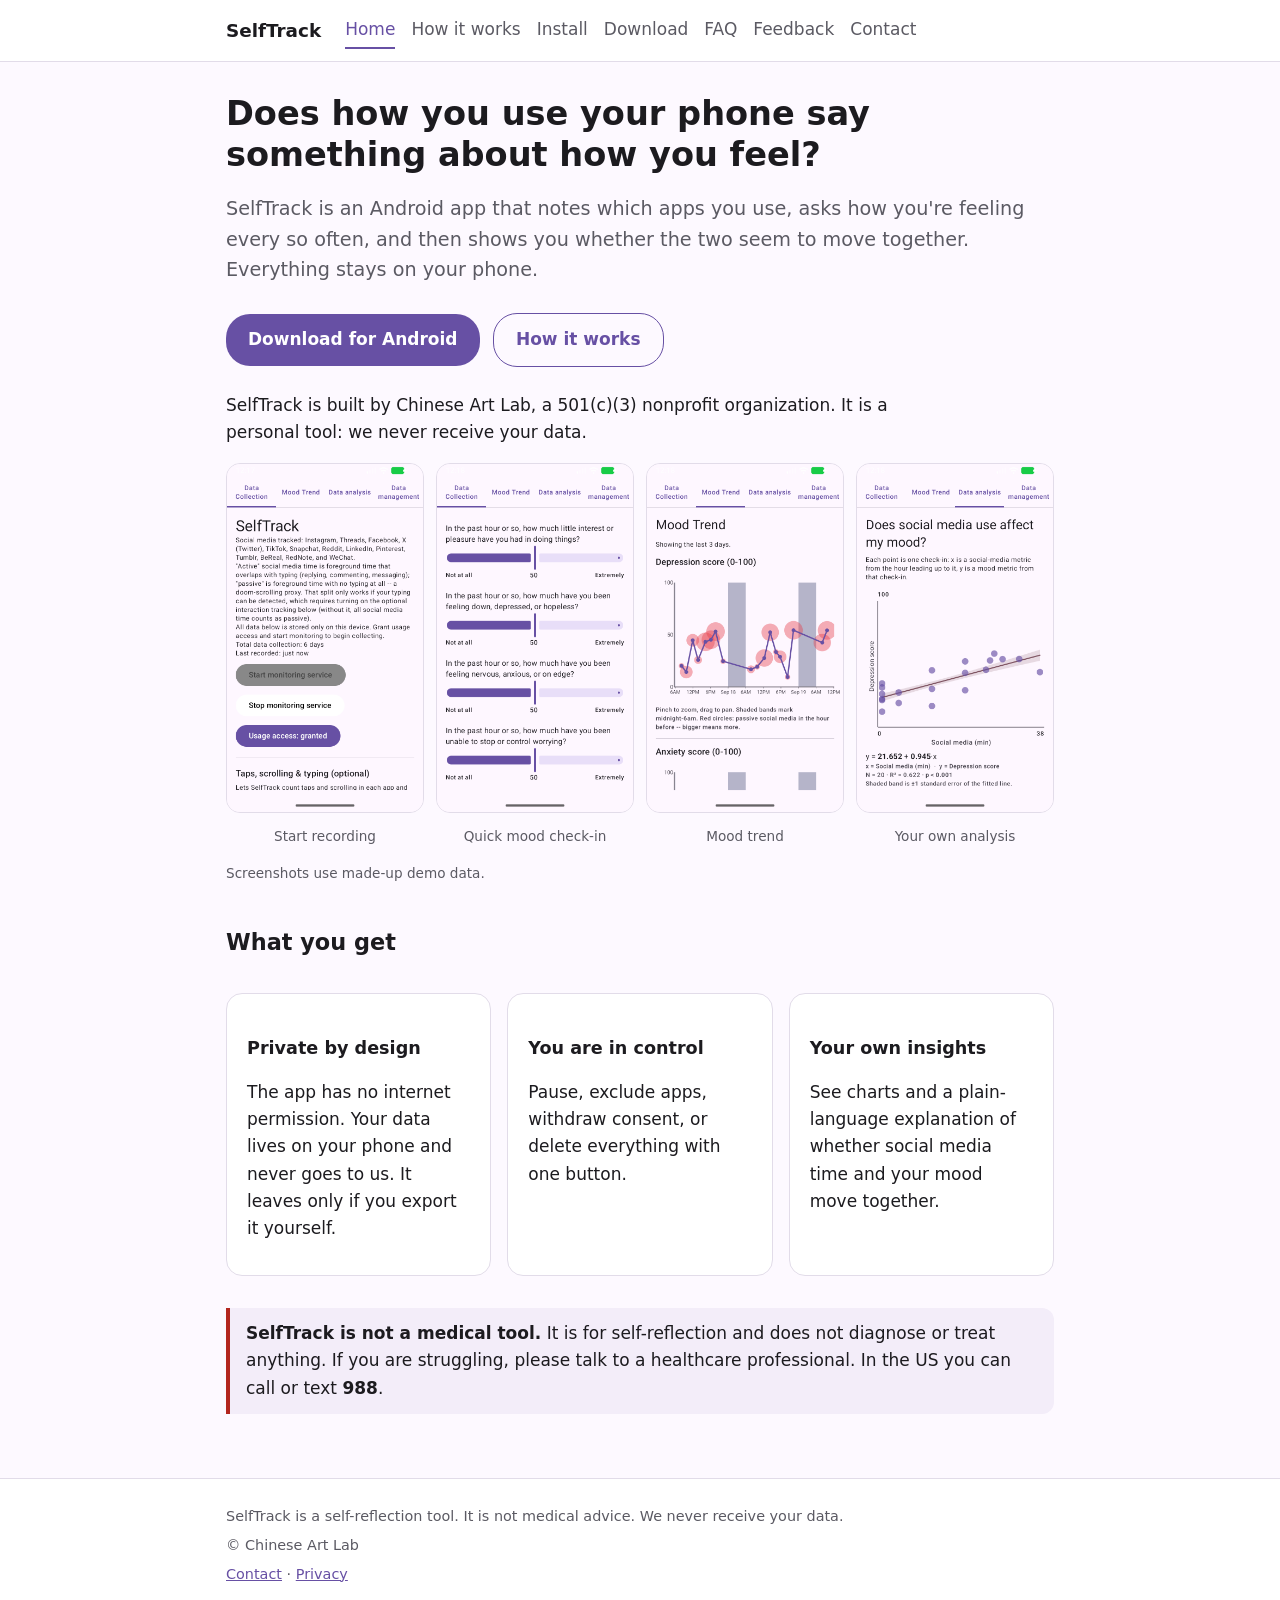
<file: index.html>
<!DOCTYPE html>
<html lang="en">
<head>
<meta charset="utf-8">
<meta name="viewport" content="width=device-width, initial-scale=1">
<title>SelfTrack: phone habits and mood</title>
<meta name="description" content="SelfTrack is an Android app that relates how you use your phone to a short mood check-in. Data stays on your phone.">
<link rel="stylesheet" href="style.css">
</head>
<body>
<header class="site"><div class="wrap">
  <a class="brand" href="index.html">SelfTrack</a>
  <nav aria-label="Main">
    <a href="index.html" aria-current="page">Home</a>
    <a href="how-it-works.html">How it works</a>
    <a href="install.html">Install</a>
    <a href="download.html">Download</a>
    <a href="faq.html">FAQ</a>
    <a href="feedback.html">Feedback</a>
    <a href="contact.html">Contact</a>
  </nav>
</div></header>

<main><div class="wrap">
  <h1>Does how you use your phone say something about how you feel?</h1>
  <p class="lead">SelfTrack is an Android app that notes which apps you use, asks how you're feeling every so often, and then shows you whether the two seem to move together. Everything stays on your phone.</p>
  <p>
    <a class="button" href="download.html">Download for Android</a>
    <a class="button secondary" href="how-it-works.html">How it works</a>
  </p>
  <p>SelfTrack is built by Chinese Art Lab, a 501(c)(3) nonprofit organization. It is a personal tool: we never receive your data.</p>

  <div class="shots" aria-label="App screenshots">
    <figure><img src="assets/data-collection.png" alt="Data Collection screen" loading="lazy"><figcaption>Start recording</figcaption></figure>
    <figure><img src="assets/check-in.png" alt="Mood check-in sliders" loading="lazy"><figcaption>Quick mood check-in</figcaption></figure>
    <figure><img src="assets/mood-trend.png" alt="Mood trend chart" loading="lazy"><figcaption>Mood trend</figcaption></figure>
    <figure><img src="assets/data-analysis.png" alt="Scatter plot of social media time against depression score" loading="lazy"><figcaption>Your own analysis</figcaption></figure>
  </div>
  <p style="font-size:0.85rem;color:var(--muted)">Screenshots use made-up demo data.</p>

  <h2>What you get</h2>
  <div class="grid">
    <div class="card"><h3>Private by design</h3><p>The app has no internet permission. Your data lives on your phone and never goes to us. It leaves only if you export it yourself.</p></div>
    <div class="card"><h3>You are in control</h3><p>Pause, exclude apps, withdraw consent, or delete everything with one button.</p></div>
    <div class="card"><h3>Your own insights</h3><p>See charts and a plain-language explanation of whether social media time and your mood move together.</p></div>
  </div>

  <div class="notice warn">
    <strong>SelfTrack is not a medical tool.</strong> It is for self-reflection and does not diagnose or treat anything.
    If you are struggling, please talk to a healthcare professional. In the US you can call or text <strong>988</strong>.
  </div>
</div></main>

<footer class="site"><div class="wrap">
  <p>SelfTrack is a self-reflection tool. It is not medical advice. We never receive your data.</p>
  <p>&copy; Chinese Art Lab</p>
  <p><a href="contact.html">Contact</a> · <a href="how-it-works.html">Privacy</a></p>
</div></footer>
<script data-goatcounter="https://selftrack.goatcounter.com/count" async src="//gc.zgo.at/count.js"></script>
</body>
</html>
</file>
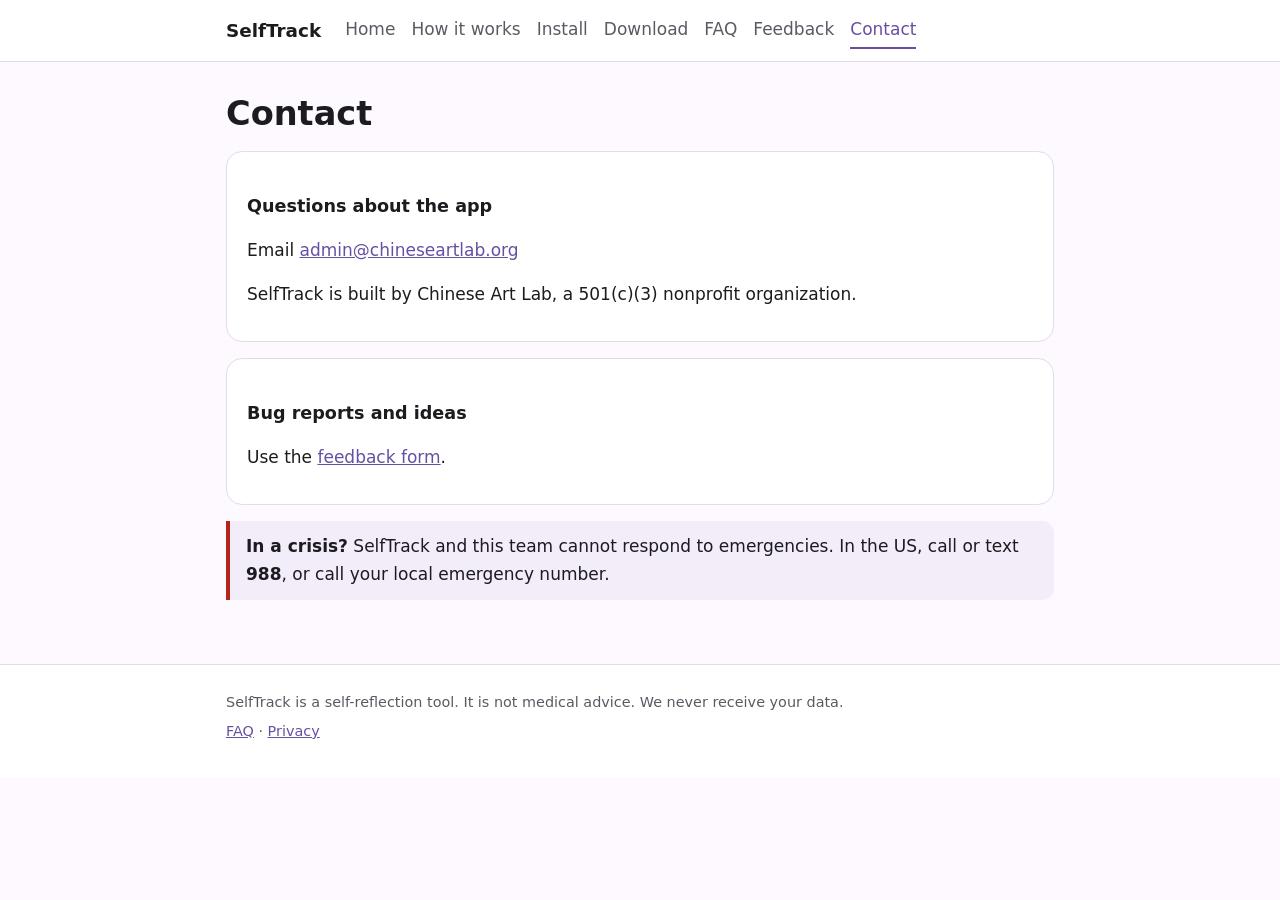
<file: contact.html>
<!DOCTYPE html>
<html lang="en">
<head>
<meta charset="utf-8">
<meta name="viewport" content="width=device-width, initial-scale=1">
<title>Contact SelfTrack</title>
<meta name="description" content="How to contact the SelfTrack team.">
<link rel="stylesheet" href="style.css">
</head>
<body>
<header class="site"><div class="wrap">
  <a class="brand" href="index.html">SelfTrack</a>
  <nav aria-label="Main">
    <a href="index.html">Home</a>
    <a href="how-it-works.html">How it works</a>
    <a href="install.html">Install</a>
    <a href="download.html">Download</a>
    <a href="faq.html">FAQ</a>
    <a href="feedback.html">Feedback</a>
    <a href="contact.html" aria-current="page">Contact</a>
  </nav>
</div></header>

<main><div class="wrap">
  <h1>Contact</h1>

  <div class="card">
    <h3>Questions about the app</h3>
    <p>Email <a href="mailto:admin@chineseartlab.org">admin@chineseartlab.org</a></p>
    <p>SelfTrack is built by Chinese Art Lab, a 501(c)(3) nonprofit organization.</p>
  </div>

  <div class="card">
    <h3>Bug reports and ideas</h3>
    <p>Use the <a href="feedback.html">feedback form</a>.</p>
  </div>

  <div class="notice warn">
    <strong>In a crisis?</strong> SelfTrack and this team cannot respond to emergencies. In the US, call or text <strong>988</strong>, or call your local emergency number.
  </div>
</div></main>

<footer class="site"><div class="wrap">
  <p>SelfTrack is a self-reflection tool. It is not medical advice. We never receive your data.</p>
  <p><a href="faq.html">FAQ</a> · <a href="how-it-works.html">Privacy</a></p>
</div></footer>
<script data-goatcounter="https://selftrack.goatcounter.com/count" async src="//gc.zgo.at/count.js"></script>
</body>
</html>
</file>
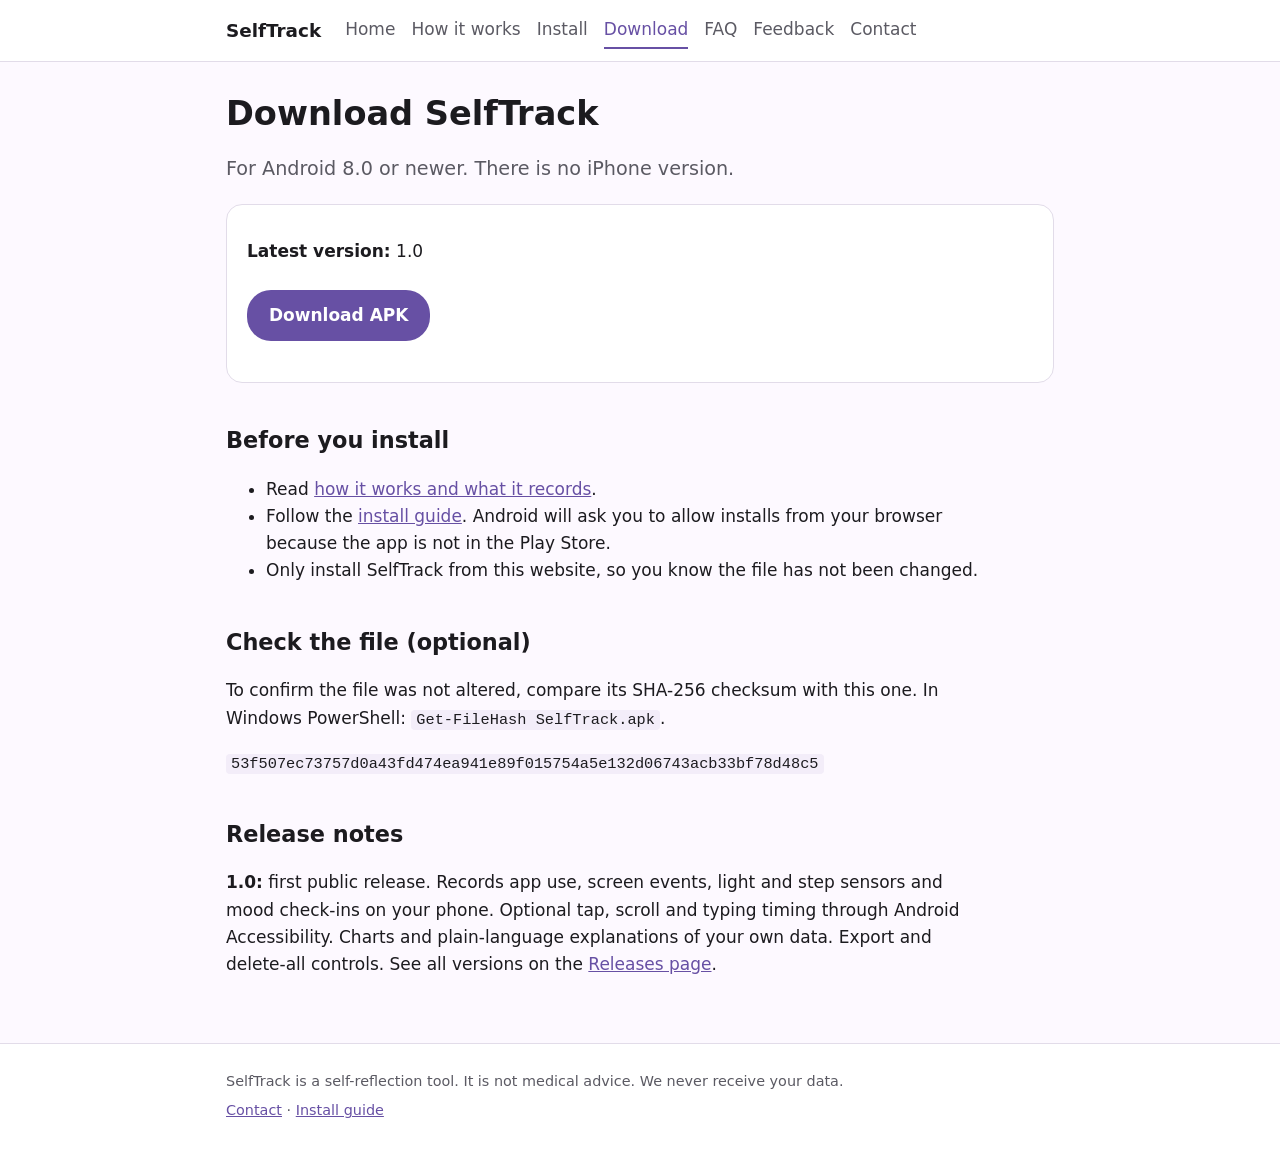
<file: download.html>
<!DOCTYPE html>
<html lang="en">
<head>
<meta charset="utf-8">
<meta name="viewport" content="width=device-width, initial-scale=1">
<title>Download SelfTrack</title>
<meta name="description" content="Download the SelfTrack Android app.">
<link rel="stylesheet" href="style.css">
</head>
<body>
<header class="site"><div class="wrap">
  <a class="brand" href="index.html">SelfTrack</a>
  <nav aria-label="Main">
    <a href="index.html">Home</a>
    <a href="how-it-works.html">How it works</a>
    <a href="install.html">Install</a>
    <a href="download.html" aria-current="page">Download</a>
    <a href="faq.html">FAQ</a>
    <a href="feedback.html">Feedback</a>
    <a href="contact.html">Contact</a>
  </nav>
</div></header>

<main><div class="wrap">
  <h1>Download SelfTrack</h1>
  <p class="lead">For Android 8.0 or newer. There is no iPhone version.</p>

  <div class="card">
    <p><strong>Latest version:</strong> 1.0</p>
    <p><a class="button" href="https://github.com/vwendy/selftrack_website/releases/latest/download/SelfTrack.apk" id="apk-link" rel="noopener" data-goatcounter-click="download-apk" data-goatcounter-title="Download APK">Download APK</a></p>
  </div>

  <h2>Before you install</h2>
  <ul>
    <li>Read <a href="how-it-works.html">how it works and what it records</a>.</li>
    <li>Follow the <a href="install.html">install guide</a>. Android will ask you to allow installs from your browser because the app is not in the Play Store.</li>
    <li>Only install SelfTrack from this website, so you know the file has not been changed.</li>
  </ul>

  <h2>Check the file (optional)</h2>
  <p>To confirm the file was not altered, compare its SHA-256 checksum with this one. In Windows PowerShell: <code>Get-FileHash SelfTrack.apk</code>.</p>
  <p><code id="sha">53f507ec73757d0a43fd474ea941e89f015754a5e132d06743acb33bf78d48c5</code></p>

  <h2>Release notes</h2>
  <p><strong>1.0:</strong> first public release. Records app use, screen events, light and step sensors and mood check-ins on your phone. Optional tap, scroll and typing timing through Android Accessibility. Charts and plain-language explanations of your own data. Export and delete-all controls. See all versions on the <a href="https://github.com/vwendy/selftrack_website/releases">Releases page</a>.</p>
</div></main>

<footer class="site"><div class="wrap">
  <p>SelfTrack is a self-reflection tool. It is not medical advice. We never receive your data.</p>
  <p><a href="contact.html">Contact</a> · <a href="install.html">Install guide</a></p>
</div></footer>
<script data-goatcounter="https://selftrack.goatcounter.com/count" async src="//gc.zgo.at/count.js"></script>
</body>
</html>
</file>
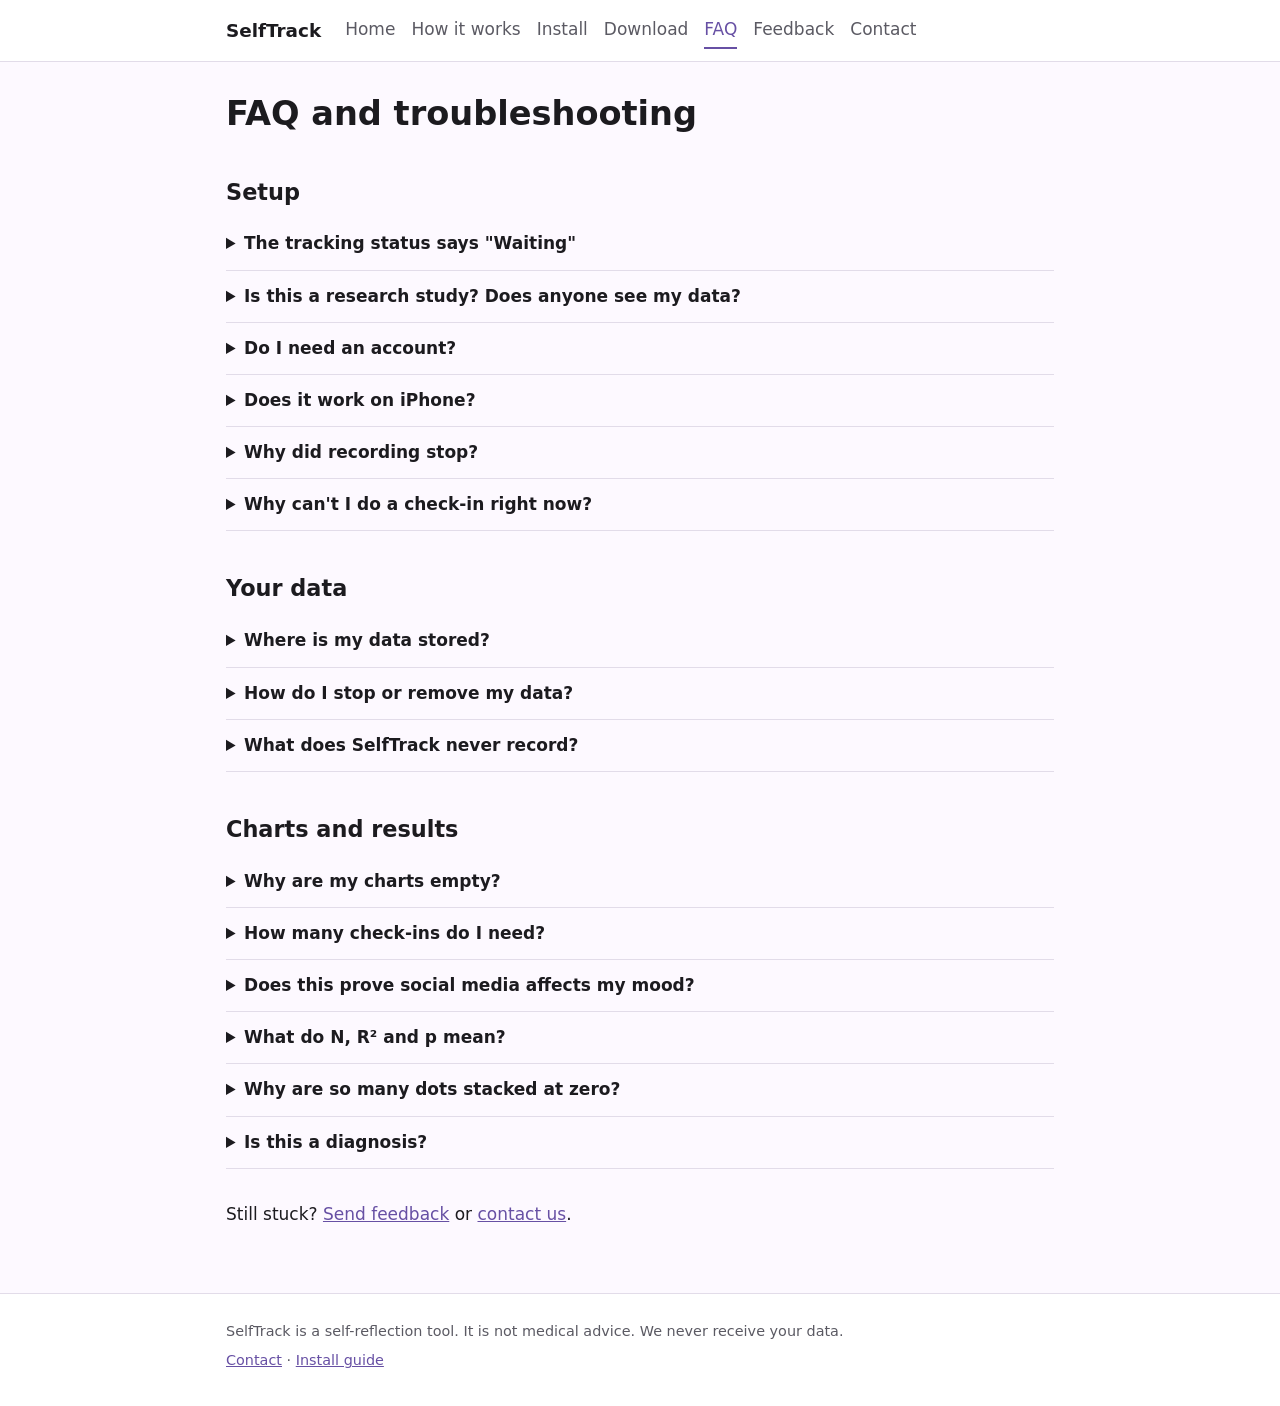
<file: faq.html>
<!DOCTYPE html>
<html lang="en">
<head>
<meta charset="utf-8">
<meta name="viewport" content="width=device-width, initial-scale=1">
<title>SelfTrack FAQ and troubleshooting</title>
<meta name="description" content="Answers to common questions about SelfTrack setup, data and charts.">
<link rel="stylesheet" href="style.css">
</head>
<body>
<header class="site"><div class="wrap">
  <a class="brand" href="index.html">SelfTrack</a>
  <nav aria-label="Main">
    <a href="index.html">Home</a>
    <a href="how-it-works.html">How it works</a>
    <a href="install.html">Install</a>
    <a href="download.html">Download</a>
    <a href="faq.html" aria-current="page">FAQ</a>
    <a href="feedback.html">Feedback</a>
    <a href="contact.html">Contact</a>
  </nav>
</div></header>

<main><div class="wrap">
  <h1>FAQ and troubleshooting</h1>

  <h2>Setup</h2>
  <details><summary>The tracking status says "Waiting"</summary>
    <p>You've agreed in the app, but Android's switch for "SelfTrack interaction tracking" isn't on yet. Switch on just that one in Settings &gt; Accessibility &gt; Installed apps. If it's greyed out, open SelfTrack's app info, tap the three-dot menu and choose "Allow restricted settings".</p></details>
  <details><summary>Is this a research study? Does anyone see my data?</summary>
    <p>No. SelfTrack is a personal self-tracking tool. It has no internet permission, so it cannot send your data anywhere, and we never receive, store or analyze it. Nothing is collected unless you choose to export a file and share it yourself.</p></details>
  <details><summary>Do I need an account?</summary>
    <p>No. SelfTrack has no accounts and no sign-in.</p></details>
  <details><summary>Does it work on iPhone?</summary>
    <p>No, Android only, version 8.0 or newer.</p></details>
  <details><summary>Why did recording stop?</summary>
    <p>Some phones stop background apps to save battery. Set SelfTrack to Unrestricted in your battery settings and avoid force-stopping the app. Then tap Start monitoring service on the Data Collection tab. The "Last recorded" line on that tab tells you when it last worked.</p></details>
  <details><summary>Why can't I do a check-in right now?</summary>
    <p>After each check-in the form locks for 30 minutes so your answers stay meaningful. The message above the sliders says when it unlocks.</p></details>

  <h2>Your data</h2>
  <details><summary>Where is my data stored?</summary>
    <p>Only on your phone. SelfTrack has no internet access. Data leaves your phone only if you export it and share the file yourself.</p></details>
  <details><summary>How do I stop or remove my data?</summary>
    <p>Tap Stop monitoring service, use Pause or Withdraw consent for the interaction tracking, and use Delete all data on the Data management tab. Files you already exported stay wherever you saved them, so delete those yourself. Uninstalling the app also removes its data.</p></details>
  <details><summary>What does SelfTrack never record?</summary>
    <p>The words you type, passwords, messages, notification contents, what is on your screen, or your location. See <a href="how-it-works.html">how it works</a>.</p></details>

  <h2>Charts and results</h2>
  <details><summary>Why are my charts empty?</summary>
    <p>They fill in after your first check-ins. Also check that Usage access says granted and that monitoring has been started.</p></details>
  <details><summary>How many check-ins do I need?</summary>
    <p>There's no magic number, but 20 to 30 is a rough minimum before a pattern means much, and it helps if your social media time varies from check-in to check-in.</p></details>
  <details><summary>Does this prove social media affects my mood?</summary>
    <p>No. It only shows whether the two tend to move together in your own check-ins. Low mood can change how you use your phone just as much as the other way around, and sleep, the day of the week and much more aren't included.</p></details>
  <details><summary>What do N, R² and p mean?</summary>
    <p>N is how many check-ins are in the plot. R² is the share of the ups and downs in your score that the line accounts for (0 means none, 1 means all of it). p asks how often a pattern this strong would show up by pure chance if there were no real link. Below 0.05 is the usual bar for "probably not chance".</p></details>
  <details><summary>Why are so many dots stacked at zero?</summary>
    <p>Each dot is one check-in, placed by how many minutes of social media you used in the hour before it. Check-ins with no social media in that hour all sit at zero.</p></details>
  <details><summary>Is this a diagnosis?</summary>
    <p>No. The questions are informal and adapted from the PHQ-2 and GAD-2 screeners, and the plots are for your own reflection. If you are struggling, please talk to a healthcare professional. In the US you can call or text 988.</p></details>

  <p style="margin-top:32px">Still stuck? <a href="feedback.html">Send feedback</a> or <a href="contact.html">contact us</a>.</p>
</div></main>

<footer class="site"><div class="wrap">
  <p>SelfTrack is a self-reflection tool. It is not medical advice. We never receive your data.</p>
  <p><a href="contact.html">Contact</a> · <a href="install.html">Install guide</a></p>
</div></footer>
<script data-goatcounter="https://selftrack.goatcounter.com/count" async src="//gc.zgo.at/count.js"></script>
</body>
</html>
</file>
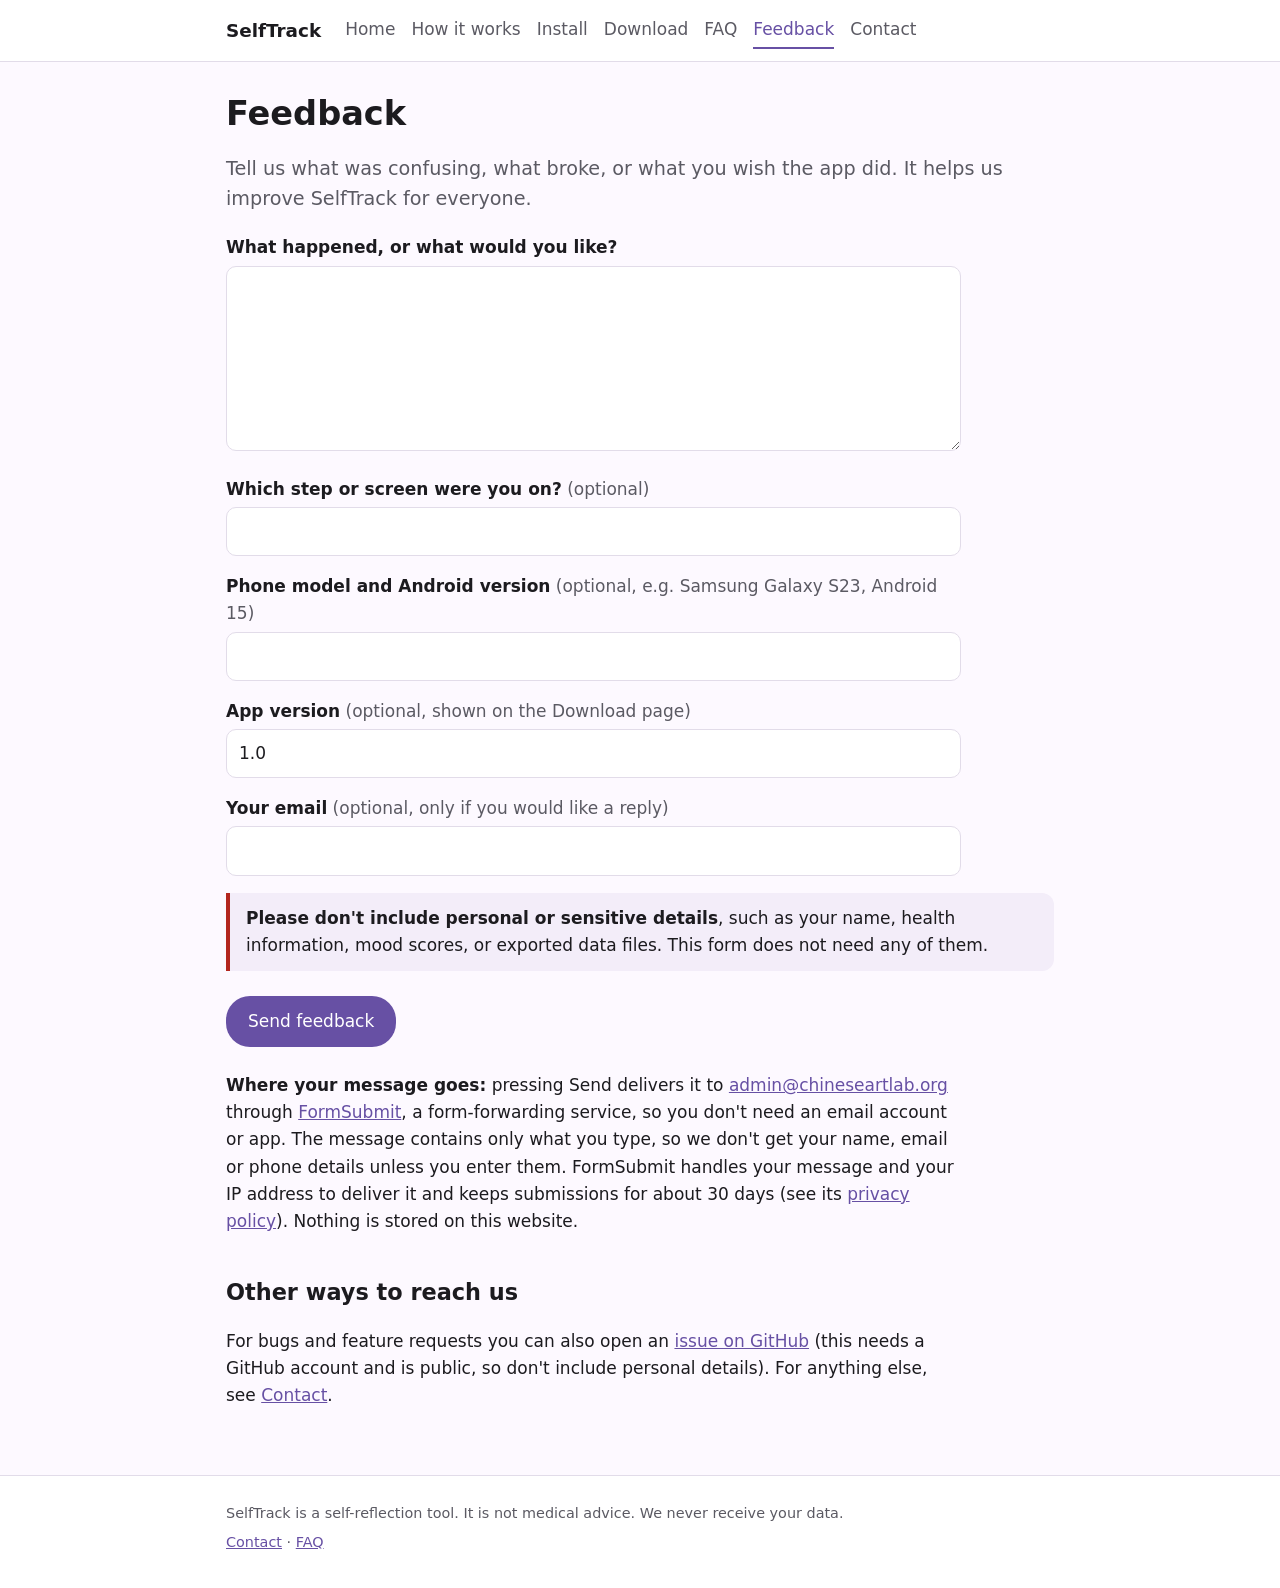
<file: feedback.html>
<!DOCTYPE html>
<html lang="en">
<head>
<meta charset="utf-8">
<meta name="viewport" content="width=device-width, initial-scale=1">
<title>SelfTrack feedback</title>
<meta name="description" content="Tell us what's confusing, broken or missing in SelfTrack.">
<link rel="stylesheet" href="style.css">
</head>
<body>
<header class="site"><div class="wrap">
  <a class="brand" href="index.html">SelfTrack</a>
  <nav aria-label="Main">
    <a href="index.html">Home</a>
    <a href="how-it-works.html">How it works</a>
    <a href="install.html">Install</a>
    <a href="download.html">Download</a>
    <a href="faq.html">FAQ</a>
    <a href="feedback.html" aria-current="page">Feedback</a>
    <a href="contact.html">Contact</a>
  </nav>
</div></header>

<main><div class="wrap">
  <h1>Feedback</h1>
  <p class="lead">Tell us what was confusing, what broke, or what you wish the app did. It helps us improve SelfTrack for everyone.</p>

  <form id="fb" novalidate>
    <p><label for="what"><strong>What happened, or what would you like?</strong></label><br>
    <textarea id="what" name="message" rows="6" required style="width:100%"></textarea></p>
    <p><label for="step"><strong>Which step or screen were you on?</strong> <span style="color:var(--muted)">(optional)</span></label><br>
    <input id="step" name="step" type="text" style="width:100%"></p>
    <p><label for="phone"><strong>Phone model and Android version</strong> <span style="color:var(--muted)">(optional, e.g. Samsung Galaxy S23, Android 15)</span></label><br>
    <input id="phone" name="phone" type="text" style="width:100%"></p>
    <p><label for="ver"><strong>App version</strong> <span style="color:var(--muted)">(optional, shown on the Download page)</span></label><br>
    <input id="ver" name="app_version" type="text" value="1.0" style="width:100%"></p>
    <p><label for="email"><strong>Your email</strong> <span style="color:var(--muted)">(optional, only if you would like a reply)</span></label><br>
    <input id="email" name="email" type="text" inputmode="email" autocomplete="email" style="width:100%"></p>
    <input type="text" name="_honey" tabindex="-1" autocomplete="off" aria-hidden="true" style="position:absolute;left:-9999px">
    <input type="hidden" name="_subject" value="SelfTrack feedback">
    <input type="hidden" name="_template" value="table">
    <input type="hidden" name="_captcha" value="false">

    <div class="notice warn">
      <strong>Please don't include personal or sensitive details</strong>, such as your name, health information, mood scores, or exported data files. This form does not need any of them.
    </div>

    <p><button class="button" id="fb-send" type="submit" style="border:0;cursor:pointer;font:inherit">Send feedback</button></p>
    <p id="fb-msg" role="status" aria-live="polite" style="color:var(--muted)"></p>
    <p id="fb-fallback" hidden><a class="button secondary" id="fb-mailto" href="#">Send it from my email app instead</a></p>
  </form>
  <noscript><p>This form needs JavaScript. You can instead email <a href="mailto:admin@chineseartlab.org">admin@chineseartlab.org</a> directly.</p></noscript>

  <p><strong>Where your message goes:</strong> pressing Send delivers it to <a href="mailto:admin@chineseartlab.org">admin@chineseartlab.org</a> through <a href="https://formsubmit.co/" rel="noopener">FormSubmit</a>, a form-forwarding service, so you don't need an email account or app. The message contains only what you type, so we don't get your name, email or phone details unless you enter them. FormSubmit handles your message and your IP address to deliver it and keeps submissions for about 30 days (see its <a href="https://formsubmit.co/privacy.pdf" rel="noopener">privacy policy</a>). Nothing is stored on this website.</p>

  <script>
  (function () {
    var ENDPOINT = "https://formsubmit.co/ajax/admin@chineseartlab.org";
    var f = document.getElementById("fb"), msg = document.getElementById("fb-msg"),
        btn = document.getElementById("fb-send"), fb = document.getElementById("fb-fallback"),
        mailto = document.getElementById("fb-mailto");

    function composed() {
      return "What happened / what I'd like:\n" + f.message.value.trim() +
        "\n\nStep or screen: " + (f.step.value.trim() || "-") +
        "\nPhone and Android version: " + (f.phone.value.trim() || "-") +
        "\nApp version: " + (f.app_version.value.trim() || "-") + "\n";
    }
    function showFallback(text) {
      msg.textContent = text;
      mailto.href = "mailto:admin@chineseartlab.org?subject=" + encodeURIComponent("SelfTrack feedback") + "&body=" + encodeURIComponent(composed());
      fb.hidden = false;
      btn.disabled = false;
    }

    f.addEventListener("submit", function (e) {
      e.preventDefault();
      fb.hidden = true;
      if (!f.message.value.trim()) { msg.textContent = "Please tell us what happened or what you would like."; f.message.focus(); return; }
      if (f._honey.value) { return; }
      btn.disabled = true; msg.textContent = "Sending...";
      fetch(ENDPOINT, { method: "POST", headers: { "Accept": "application/json" }, body: new FormData(f) })
        .then(function (r) { return r.json(); })
        .then(function (d) {
          if (String(d.success) === "true") {
            f.reset(); f.app_version.value = "1.0"; btn.disabled = false;
            msg.textContent = "Thank you! Your feedback was sent.";
          } else {
            showFallback("Sorry, we couldn't send that automatically. You can send it from your email app instead. Your text is kept below.");
          }
        })
        .catch(function () {
          showFallback("Sorry, we couldn't send that (are you offline?). You can send it from your email app instead. Your text is kept below.");
        });
    });
  })();
  </script>

  <h2>Other ways to reach us</h2>
  <p>For bugs and feature requests you can also open an <a href="https://github.com/vwendy/selftrack_website/issues">issue on GitHub</a> (this needs a GitHub account and is public, so don't include personal details). For anything else, see <a href="contact.html">Contact</a>.</p>
</div></main>

<footer class="site"><div class="wrap">
  <p>SelfTrack is a self-reflection tool. It is not medical advice. We never receive your data.</p>
  <p><a href="contact.html">Contact</a> · <a href="faq.html">FAQ</a></p>
</div></footer>
<script data-goatcounter="https://selftrack.goatcounter.com/count" async src="//gc.zgo.at/count.js"></script>
</body>
</html>
</file>
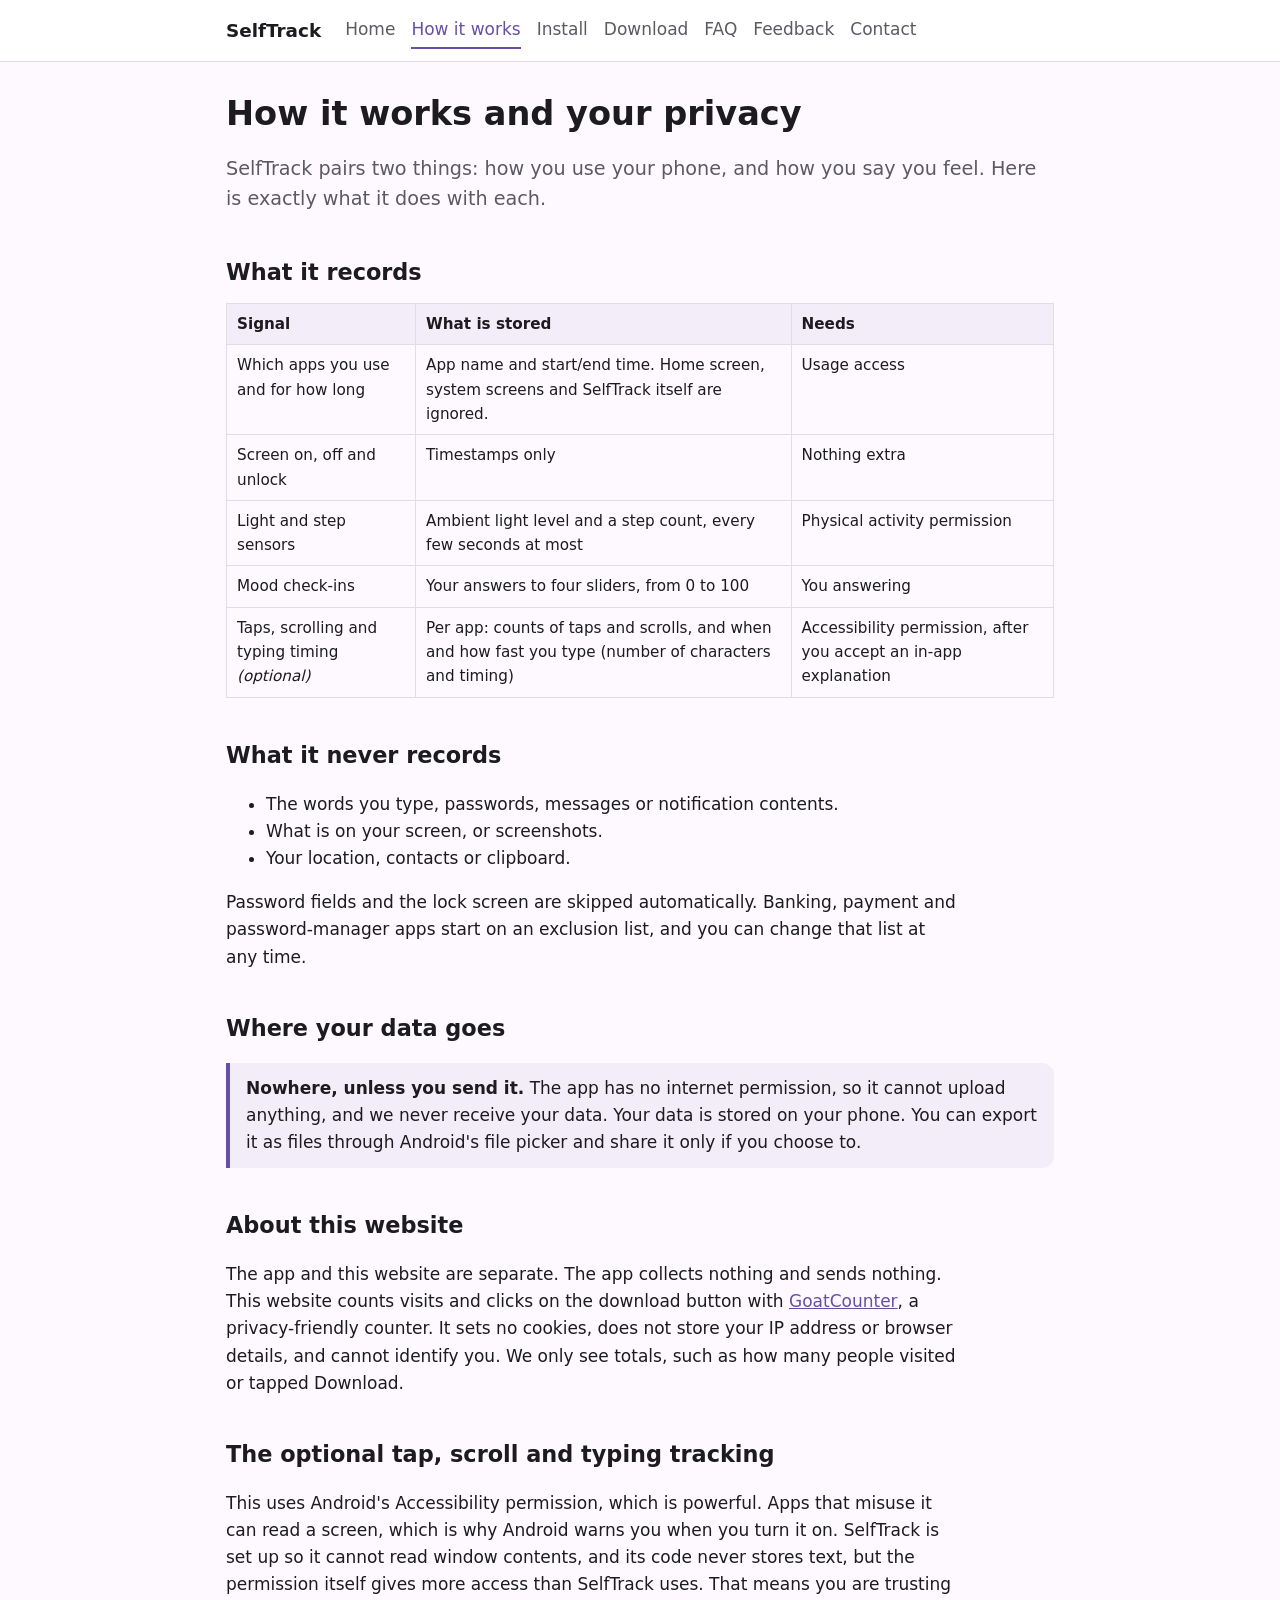
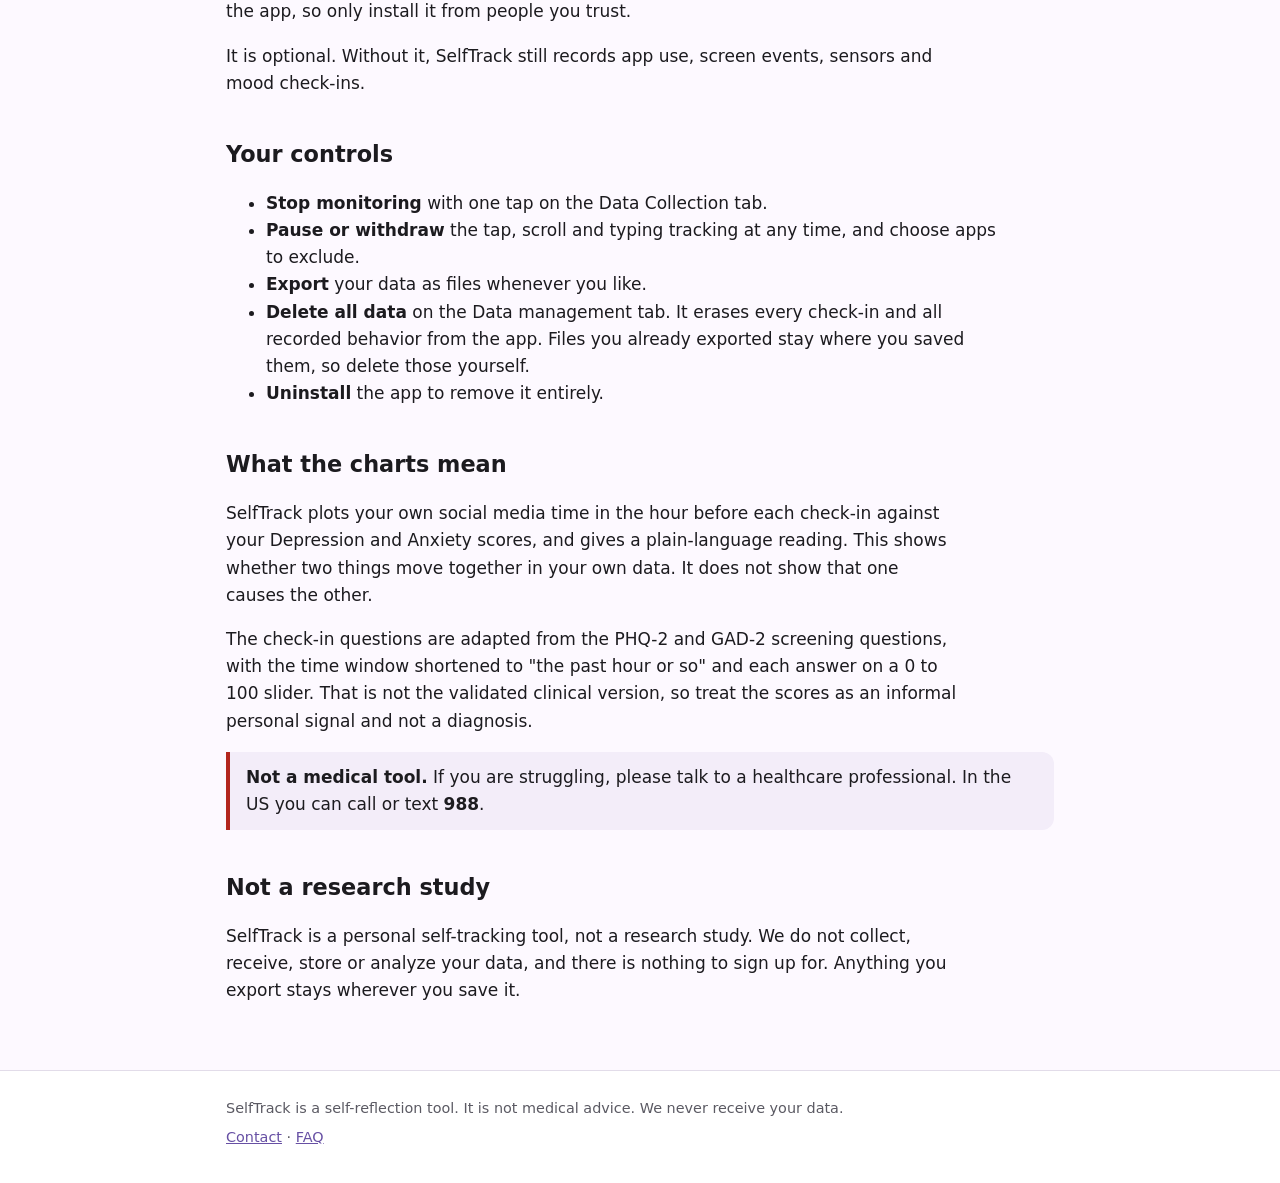
<file: how-it-works.html>
<!DOCTYPE html>
<html lang="en">
<head>
<meta charset="utf-8">
<meta name="viewport" content="width=device-width, initial-scale=1">
<title>How SelfTrack works and your privacy</title>
<meta name="description" content="What SelfTrack records, what it never records, and how you stay in control.">
<link rel="stylesheet" href="style.css">
</head>
<body>
<header class="site"><div class="wrap">
  <a class="brand" href="index.html">SelfTrack</a>
  <nav aria-label="Main">
    <a href="index.html">Home</a>
    <a href="how-it-works.html" aria-current="page">How it works</a>
    <a href="install.html">Install</a>
    <a href="download.html">Download</a>
    <a href="faq.html">FAQ</a>
    <a href="feedback.html">Feedback</a>
    <a href="contact.html">Contact</a>
  </nav>
</div></header>

<main><div class="wrap">
  <h1>How it works and your privacy</h1>
  <p class="lead">SelfTrack pairs two things: how you use your phone, and how you say you feel. Here is exactly what it does with each.</p>

  <h2>What it records</h2>
  <table class="stack">
    <tr><th>Signal</th><th>What is stored</th><th>Needs</th></tr>
    <tr><td>Which apps you use and for how long</td><td data-label="What is stored">App name and start/end time. Home screen, system screens and SelfTrack itself are ignored.</td><td data-label="Needs">Usage access</td></tr>
    <tr><td>Screen on, off and unlock</td><td data-label="What is stored">Timestamps only</td><td data-label="Needs">Nothing extra</td></tr>
    <tr><td>Light and step sensors</td><td data-label="What is stored">Ambient light level and a step count, every few seconds at most</td><td data-label="Needs">Physical activity permission</td></tr>
    <tr><td>Mood check-ins</td><td data-label="What is stored">Your answers to four sliders, from 0 to 100</td><td data-label="Needs">You answering</td></tr>
    <tr><td>Taps, scrolling and typing timing <em>(optional)</em></td><td data-label="What is stored">Per app: counts of taps and scrolls, and when and how fast you type (number of characters and timing)</td><td data-label="Needs">Accessibility permission, after you accept an in-app explanation</td></tr>
  </table>

  <h2>What it never records</h2>
  <ul>
    <li>The words you type, passwords, messages or notification contents.</li>
    <li>What is on your screen, or screenshots.</li>
    <li>Your location, contacts or clipboard.</li>
  </ul>
  <p>Password fields and the lock screen are skipped automatically. Banking, payment and password-manager apps start on an exclusion list, and you can change that list at any time.</p>

  <h2>Where your data goes</h2>
  <div class="notice">
    <strong>Nowhere, unless you send it.</strong> The app has no internet permission, so it cannot upload anything, and we never receive your data.
    Your data is stored on your phone. You can export it as files through Android's file picker and share it only if you choose to.
  </div>

  <h2>About this website</h2>
  <p>The app and this website are separate. The app collects nothing and sends nothing. This website counts visits and clicks on the download button with <a href="https://www.goatcounter.com/" rel="noopener">GoatCounter</a>, a privacy-friendly counter. It sets no cookies, does not store your IP address or browser details, and cannot identify you. We only see totals, such as how many people visited or tapped Download.</p>

  <h2>The optional tap, scroll and typing tracking</h2>
  <p>This uses Android's Accessibility permission, which is powerful. Apps that misuse it can read a screen, which is why Android warns you when you turn it on. SelfTrack is set up so it cannot read window contents, and its code never stores text, but the permission itself gives more access than SelfTrack uses. That means you are trusting the app, so only install it from people you trust.</p>
  <p>It is optional. Without it, SelfTrack still records app use, screen events, sensors and mood check-ins.</p>

  <h2>Your controls</h2>
  <ul>
    <li><strong>Stop monitoring</strong> with one tap on the Data Collection tab.</li>
    <li><strong>Pause or withdraw</strong> the tap, scroll and typing tracking at any time, and choose apps to exclude.</li>
    <li><strong>Export</strong> your data as files whenever you like.</li>
    <li><strong>Delete all data</strong> on the Data management tab. It erases every check-in and all recorded behavior from the app. Files you already exported stay where you saved them, so delete those yourself.</li>
    <li><strong>Uninstall</strong> the app to remove it entirely.</li>
  </ul>

  <h2>What the charts mean</h2>
  <p>SelfTrack plots your own social media time in the hour before each check-in against your Depression and Anxiety scores, and gives a plain-language reading. This shows whether two things move together in your own data. It does not show that one causes the other.</p>
  <p>The check-in questions are adapted from the PHQ-2 and GAD-2 screening questions, with the time window shortened to "the past hour or so" and each answer on a 0 to 100 slider. That is not the validated clinical version, so treat the scores as an informal personal signal and not a diagnosis.</p>

  <div class="notice warn">
    <strong>Not a medical tool.</strong> If you are struggling, please talk to a healthcare professional. In the US you can call or text <strong>988</strong>.
  </div>

  <h2>Not a research study</h2>
  <p>SelfTrack is a personal self-tracking tool, not a research study. We do not collect, receive, store or analyze your data, and there is nothing to sign up for. Anything you export stays wherever you save it.</p>
</div></main>

<footer class="site"><div class="wrap">
  <p>SelfTrack is a self-reflection tool. It is not medical advice. We never receive your data.</p>
  <p><a href="contact.html">Contact</a> · <a href="faq.html">FAQ</a></p>
</div></footer>
<script data-goatcounter="https://selftrack.goatcounter.com/count" async src="//gc.zgo.at/count.js"></script>
</body>
</html>
</file>
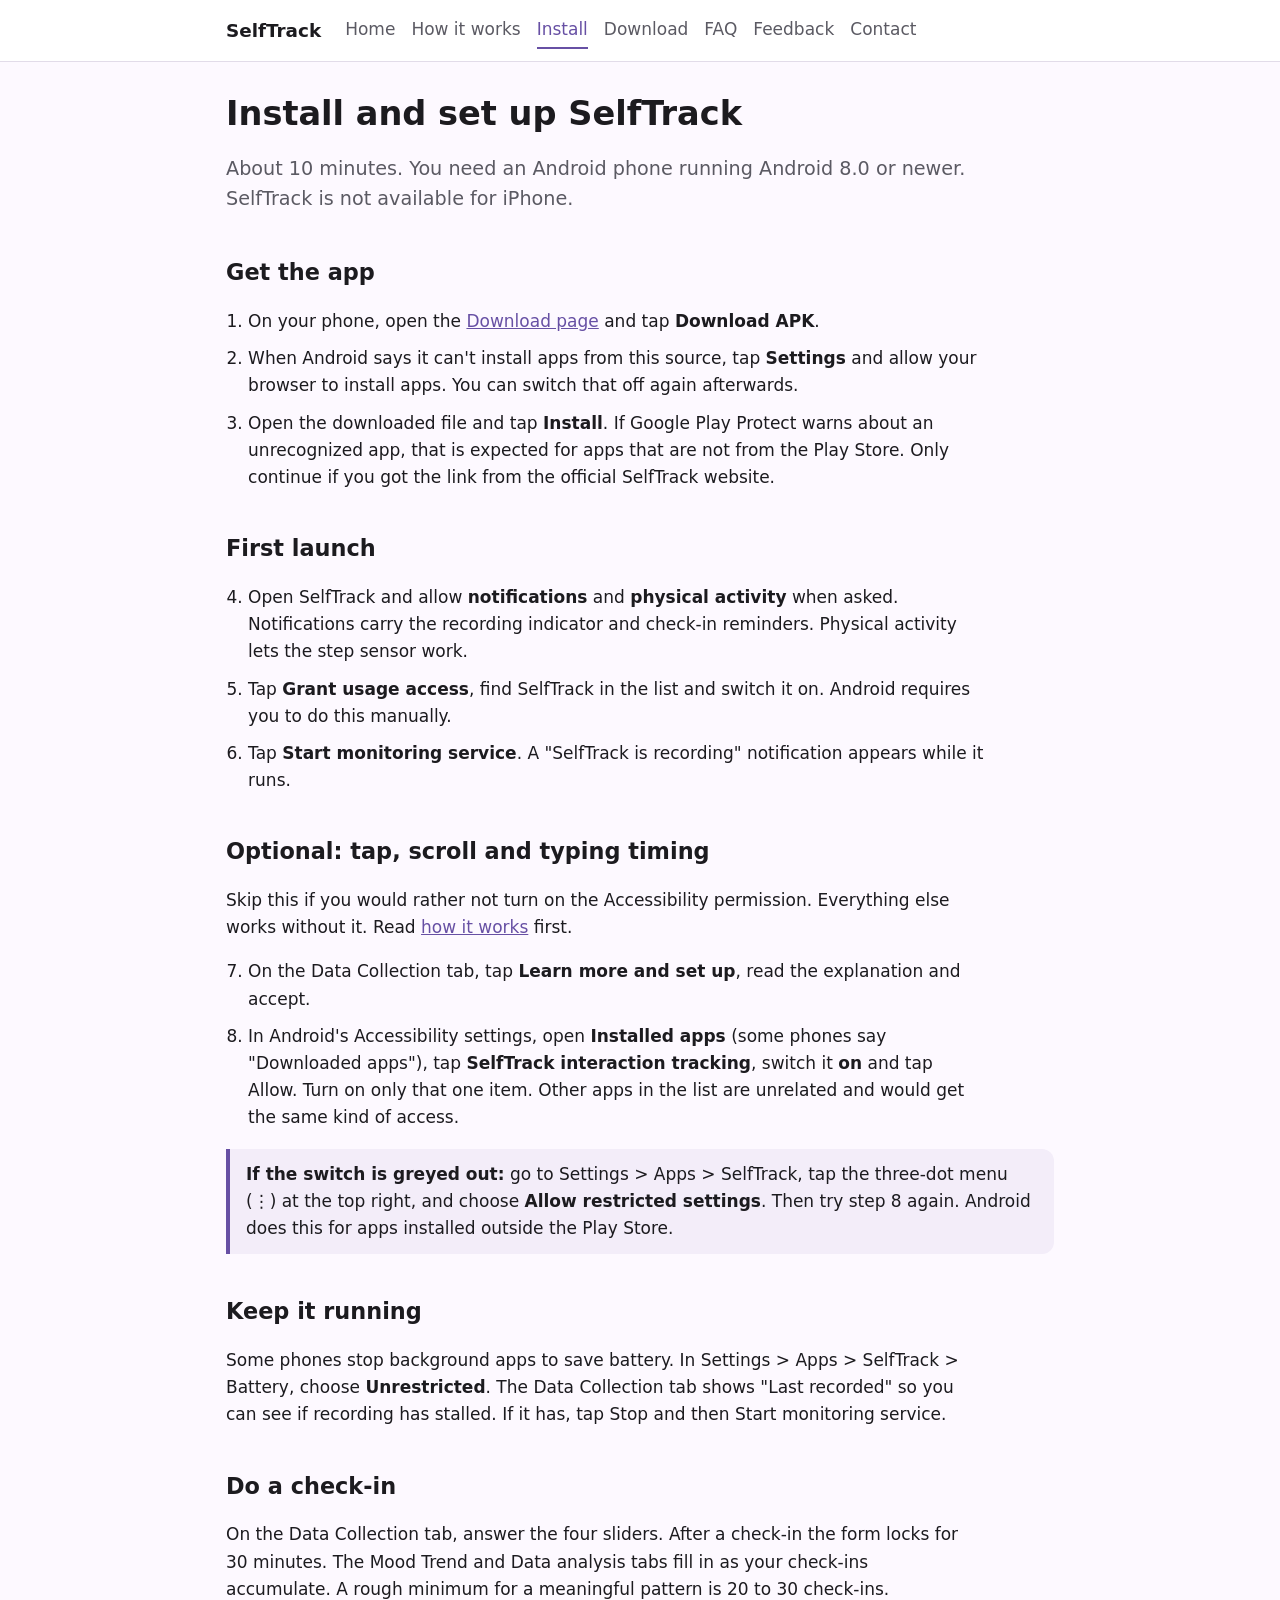
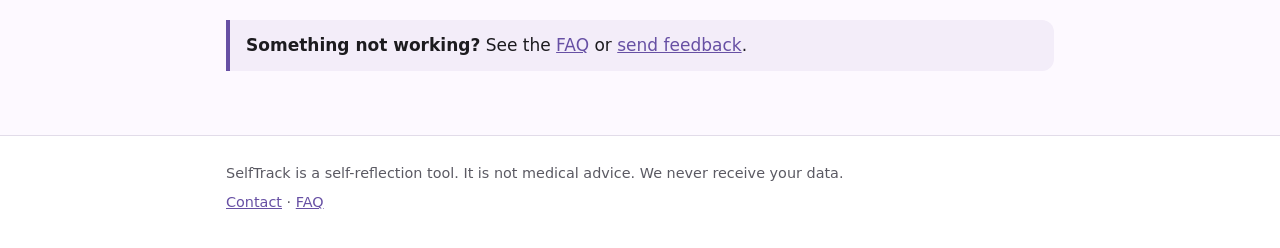
<file: install.html>
<!DOCTYPE html>
<html lang="en">
<head>
<meta charset="utf-8">
<meta name="viewport" content="width=device-width, initial-scale=1">
<title>Install SelfTrack</title>
<meta name="description" content="Step-by-step install and setup guide for SelfTrack on Android.">
<link rel="stylesheet" href="style.css">
</head>
<body>
<header class="site"><div class="wrap">
  <a class="brand" href="index.html">SelfTrack</a>
  <nav aria-label="Main">
    <a href="index.html">Home</a>
    <a href="how-it-works.html">How it works</a>
    <a href="install.html" aria-current="page">Install</a>
    <a href="download.html">Download</a>
    <a href="faq.html">FAQ</a>
    <a href="feedback.html">Feedback</a>
    <a href="contact.html">Contact</a>
  </nav>
</div></header>

<main><div class="wrap">
  <h1>Install and set up SelfTrack</h1>
  <p class="lead">About 10 minutes. You need an Android phone running Android 8.0 or newer. SelfTrack is not available for iPhone.</p>

  <h2>Get the app</h2>
  <ol class="steps">
    <li>On your phone, open the <a href="download.html">Download page</a> and tap <strong>Download APK</strong>.</li>
    <li>When Android says it can't install apps from this source, tap <strong>Settings</strong> and allow your browser to install apps. You can switch that off again afterwards.</li>
    <li>Open the downloaded file and tap <strong>Install</strong>. If Google Play Protect warns about an unrecognized app, that is expected for apps that are not from the Play Store. Only continue if you got the link from the official SelfTrack website.</li>
  </ol>

  <h2>First launch</h2>
  <ol class="steps" start="4">
    <li>Open SelfTrack and allow <strong>notifications</strong> and <strong>physical activity</strong> when asked. Notifications carry the recording indicator and check-in reminders. Physical activity lets the step sensor work.</li>
    <li>Tap <strong>Grant usage access</strong>, find SelfTrack in the list and switch it on. Android requires you to do this manually.</li>
    <li>Tap <strong>Start monitoring service</strong>. A "SelfTrack is recording" notification appears while it runs.</li>
  </ol>

  <h2>Optional: tap, scroll and typing timing</h2>
  <p>Skip this if you would rather not turn on the Accessibility permission. Everything else works without it. Read <a href="how-it-works.html">how it works</a> first.</p>
  <ol class="steps" start="7">
    <li>On the Data Collection tab, tap <strong>Learn more and set up</strong>, read the explanation and accept.</li>
    <li>In Android's Accessibility settings, open <strong>Installed apps</strong> (some phones say "Downloaded apps"), tap <strong>SelfTrack interaction tracking</strong>, switch it <strong>on</strong> and tap Allow. Turn on only that one item. Other apps in the list are unrelated and would get the same kind of access.</li>
  </ol>
  <div class="notice">
    <strong>If the switch is greyed out:</strong> go to Settings &gt; Apps &gt; SelfTrack, tap the three-dot menu (⋮) at the top right, and choose <strong>Allow restricted settings</strong>. Then try step 8 again. Android does this for apps installed outside the Play Store.
  </div>

  <h2>Keep it running</h2>
  <p>Some phones stop background apps to save battery. In Settings &gt; Apps &gt; SelfTrack &gt; Battery, choose <strong>Unrestricted</strong>. The Data Collection tab shows "Last recorded" so you can see if recording has stalled. If it has, tap Stop and then Start monitoring service.</p>

  <h2>Do a check-in</h2>
  <p>On the Data Collection tab, answer the four sliders. After a check-in the form locks for 30 minutes. The Mood Trend and Data analysis tabs fill in as your check-ins accumulate. A rough minimum for a meaningful pattern is 20 to 30 check-ins.</p>

  <div class="notice">
    <strong>Something not working?</strong> See the <a href="faq.html">FAQ</a> or <a href="feedback.html">send feedback</a>.
  </div>
</div></main>

<footer class="site"><div class="wrap">
  <p>SelfTrack is a self-reflection tool. It is not medical advice. We never receive your data.</p>
  <p><a href="contact.html">Contact</a> · <a href="faq.html">FAQ</a></p>
</div></footer>
<script data-goatcounter="https://selftrack.goatcounter.com/count" async src="//gc.zgo.at/count.js"></script>
</body>
</html>
</file>
<file: style.css>
:root {
  --bg: #fdf9ff;
  --surface: #ffffff;
  --text: #1c1b1f;
  --muted: #5b5a63;
  --accent: #6750a4;
  --accent-text: #ffffff;
  --line: #e2dce9;
  --soft: #f3edf9;
  --todo-bg: #fff3b0;
  --todo-text: #4a3b00;
  --danger: #b3261e;
}
@media (prefers-color-scheme: dark) {
  :root:not([data-theme="light"]) {
    --bg: #141218;
    --surface: #1d1b20;
    --text: #e6e1e9;
    --muted: #b0aab6;
    --accent: #cfbcff;
    --accent-text: #381e72;
    --line: #35313b;
    --soft: #25212b;
    --todo-bg: #5c4b00;
    --todo-text: #ffeaa0;
    --danger: #f2b8b5;
  }
}
* { box-sizing: border-box; }
html { -webkit-text-size-adjust: 100%; }
body {
  margin: 0;
  background: var(--bg);
  color: var(--text);
  font: 17px/1.6 system-ui, -apple-system, "Segoe UI", Roboto, sans-serif;
}
a { color: var(--accent); }
.wrap { max-width: 860px; margin: 0 auto; padding: 0 16px; }
header.site { border-bottom: 1px solid var(--line); background: var(--surface); }
header.site .wrap { display: flex; flex-wrap: wrap; align-items: center; gap: 8px 24px; padding-top: 12px; padding-bottom: 12px; }
.brand { font-weight: 700; font-size: 1.15rem; text-decoration: none; color: var(--text); }
nav { display: flex; flex-wrap: wrap; gap: 4px 16px; }
nav a { text-decoration: none; color: var(--muted); padding: 4px 0; }
nav a[aria-current="page"] { color: var(--accent); border-bottom: 2px solid var(--accent); }
nav a:hover { color: var(--text); }
main { padding: 32px 0 48px; }
h1 { font-size: 2.1rem; line-height: 1.2; margin: 0 0 12px; }
h2 { font-size: 1.4rem; margin: 40px 0 8px; }
h3 { font-size: 1.1rem; margin: 24px 0 4px; }
p, li { max-width: 68ch; overflow-wrap: anywhere; }
.lead { font-size: 1.2rem; color: var(--muted); }
.button {
  display: inline-block; background: var(--accent); color: var(--accent-text);
  padding: 12px 22px; border-radius: 24px; text-decoration: none; font-weight: 600; margin: 8px 8px 8px 0;
}
.button.secondary { background: transparent; color: var(--accent); border: 1px solid var(--accent); }
.card { background: var(--surface); border: 1px solid var(--line); border-radius: 16px; padding: 16px 20px; margin: 16px 0; }
.card.soft { background: var(--soft); }
.grid { display: grid; grid-template-columns: repeat(auto-fit, minmax(220px, 1fr)); gap: 16px; margin: 16px 0; }
.shots { display: grid; grid-template-columns: repeat(auto-fit, minmax(150px, 1fr)); gap: 12px; margin: 16px 0; }
.shots figure { margin: 0; text-align: center; }
.shots img { width: 100%; height: auto; border: 1px solid var(--line); border-radius: 14px; }
.shots figcaption { font-size: 0.85rem; color: var(--muted); margin-top: 4px; }
.notice { border-left: 4px solid var(--accent); background: var(--soft); padding: 12px 16px; border-radius: 0 12px 12px 0; margin: 16px 0; }
.notice.warn { border-left-color: var(--danger); }
ol.steps { padding-left: 1.3em; }
ol.steps li { margin: 10px 0; }
details { border-bottom: 1px solid var(--line); padding: 12px 0; }
summary { cursor: pointer; font-weight: 600; }
details p { margin: 8px 0 0; }
.todo { background: var(--todo-bg); color: var(--todo-text); padding: 1px 6px; border-radius: 4px; font-weight: 600; }
table { border-collapse: collapse; width: 100%; margin: 12px 0; font-size: 0.95rem; }
th, td { border: 1px solid var(--line); padding: 8px 10px; text-align: left; vertical-align: top; }
th { background: var(--soft); }
code { background: var(--soft); padding: 1px 5px; border-radius: 4px; font-size: 0.9em; word-break: break-all; }
footer.site { border-top: 1px solid var(--line); background: var(--surface); color: var(--muted); font-size: 0.9rem; padding: 20px 0 28px; }
footer.site p { margin: 6px 0; max-width: none; }
@media (max-width: 520px) { h1 { font-size: 1.7rem; } body { font-size: 16px; } }
input[type="text"], textarea {
  font: inherit; color: var(--text); background: var(--surface);
  border: 1px solid var(--line); border-radius: 10px; padding: 10px 12px; margin-top: 4px;
}
input[type="text"]:focus, textarea:focus, .button:focus-visible { outline: 3px solid var(--accent); outline-offset: 2px; }

/* ---- Phone-friendly refinements ---- */
html { scroll-behavior: smooth; }
a, button, summary { -webkit-tap-highlight-color: rgba(103, 80, 164, 0.15); }
@media (max-width: 600px) {
  main { padding: 20px 0 36px; }
  .wrap { padding: 0 18px; }
  h1 { font-size: 1.65rem; }
  h2 { font-size: 1.25rem; margin-top: 32px; }
  .lead { font-size: 1.05rem; }
  p, li { max-width: none; }

  /* header and navigation: larger touch targets, compact rows */
  header.site .wrap { padding-top: 6px; padding-bottom: 2px; gap: 0 16px; }
  .brand { display: inline-flex; align-items: center; min-height: 44px; }
  nav { gap: 0 4px; margin: 0 -8px; width: calc(100% + 16px); }
  nav a { display: inline-flex; align-items: center; min-height: 44px; padding: 0 10px; }
  nav a[aria-current="page"] { border-bottom: 3px solid var(--accent); }

  /* buttons: full width, easy to tap */
  .button { display: block; text-align: center; width: 100%; margin: 10px 0; padding: 14px 18px; font-size: 1.05rem; }
  form .button { width: 100%; }

  /* readable, tappable lists and questions */
  ol.steps { padding-left: 1.2em; }
  ol.steps li { margin: 14px 0; }
  summary { padding: 6px 0; min-height: 44px; display: flex; align-items: center; }
  details { padding: 4px 0; }
  .card { padding: 14px 16px; }
  .notice { padding: 12px 14px; }
  footer.site a { display: inline-block; padding: 10px 6px 10px 0; }

  /* the privacy table becomes stacked cards instead of squeezed columns */
  table.stack, table.stack tbody { display: block; }
  table.stack tr:first-child { display: none; }
  table.stack tr { display: block; border: 1px solid var(--line); border-radius: 12px; margin: 12px 0; overflow: hidden; background: var(--surface); }
  table.stack td { display: block; border: 0; padding: 8px 14px; }
  table.stack td:first-child { background: var(--soft); font-weight: 600; }
  table.stack td[data-label]::before { content: attr(data-label); display: block; font-size: 0.75rem; letter-spacing: 0.03em; text-transform: uppercase; color: var(--muted); }
}
@media (max-width: 380px) { .shots { grid-template-columns: repeat(2, 1fr); } }
</file>
